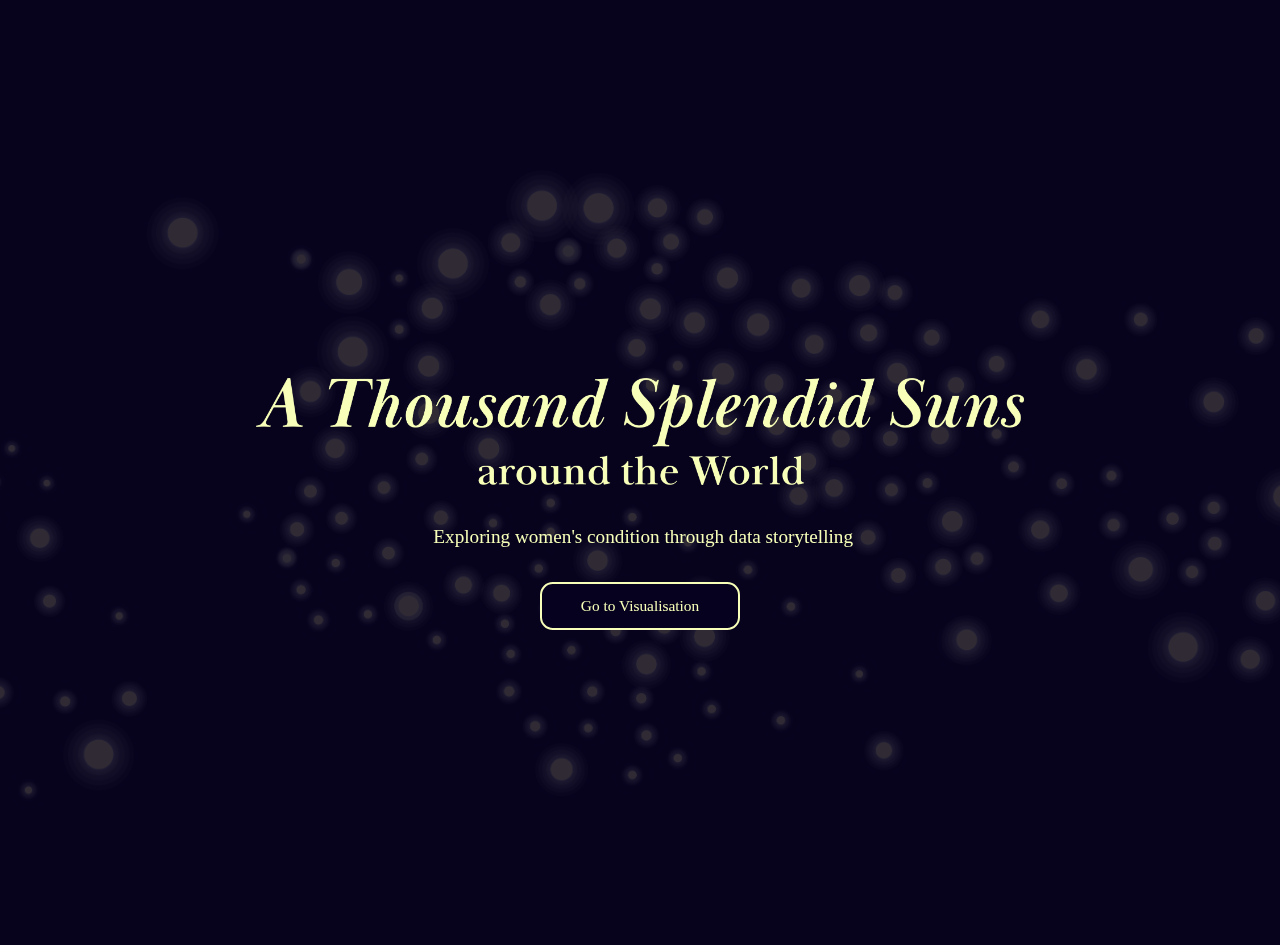
<file: index.html>
<!--File HTML che definisce il contenuto da visualizzare dell'index-->

<!DOCTYPE html>
<html lang="en">
  <head>
    <meta charset="UTF-8">
    <meta name="viewport" content="width=device-width, initial-scale=1.0">
    <title>A Thousand Splendid Suns</title>
    <link rel="stylesheet" href="index.css">
  </head>

  <body class="home">
    <div class="overlay"></div>
    <div class="home-container">
      <img src="logo/logoindex.png" alt="Logo" class="logo"> 
      <div class="subtitle">Exploring women's condition through data storytelling</div>
      <button class="btn" onclick="redirectToVisualisation()">Go to Visualisation</button> <!--bottone per aprire la pagina "visualisation"-->
    </div>
  

    <script>
      //script per animazione effetto zoom una volta cliccato il bottone
      function redirectToVisualisation() {
        document.body.classList.add("zoom-animation");
        document.querySelector('.home-container').classList.add("hide-elements");

        setTimeout(function() {
          window.location.href = 'visualisation/visualisation.html';
        }, 1000);
      }
    </script>
  </body>
</html>
</file>
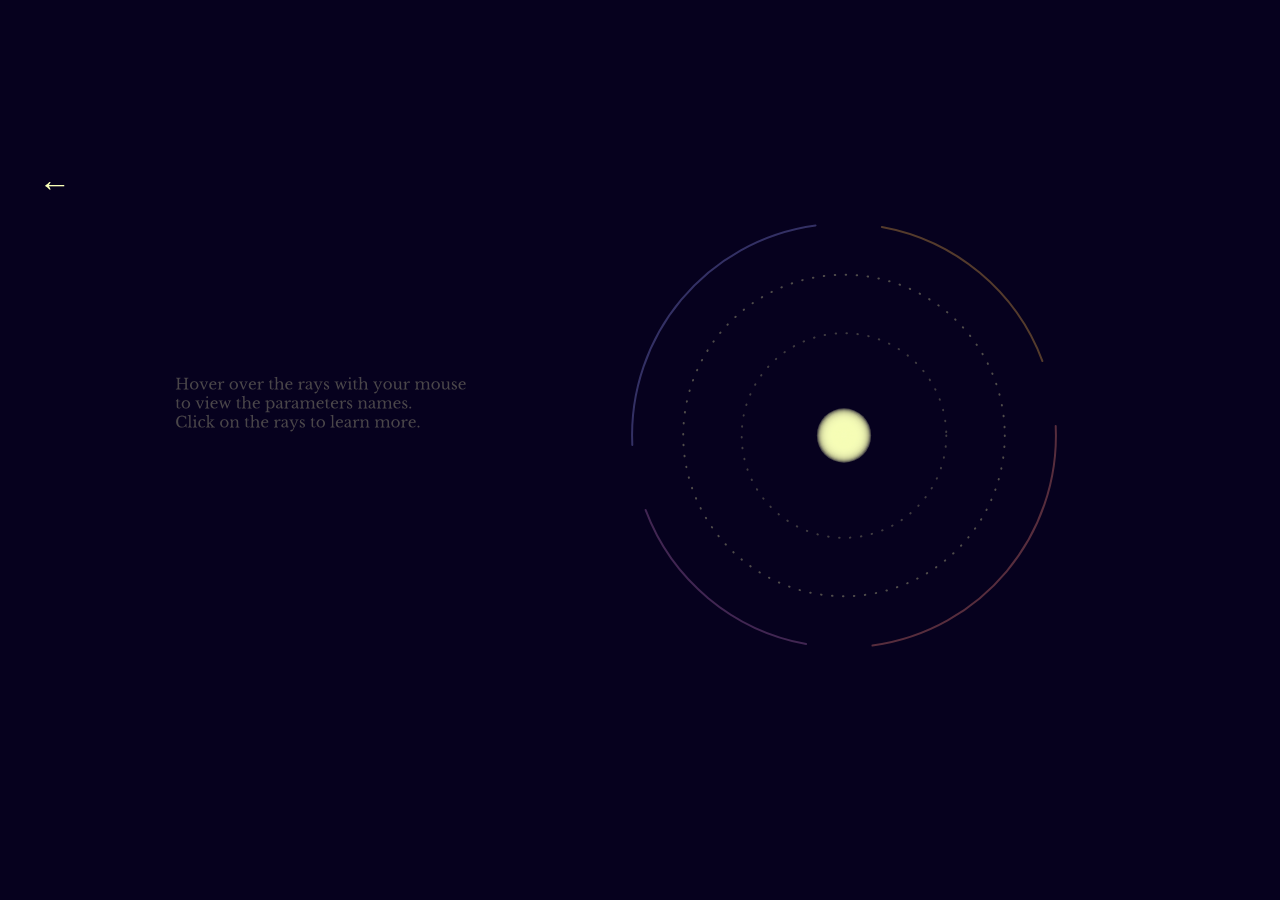
<file: sun/sun.html>
<!--File HTML che definisce il contenuto da visualizzare all'interno della pagina "Sun"-->

<!DOCTYPE html>
<html lang="en">
  <head>
    <meta charset="utf-8" />
    <meta name="viewport" content="width=device-width, initial-scale=1.0">

    <title>Sun</title>

    <link rel="stylesheet" type="text/css" href="sun.css">

    <script src="libraries/p5.min.js"></script>
    <script src="libraries/p5.sound.min.js"></script>
  </head>

  <body>
    <!-- Freccia per tornare alla visualizzazione generale -->
    <a href="../visualisation/visualisation.html" class="back-arrow">&#8592;</a>

    
    <script src="sketchsun.js"></script>
  </body>
</html>
</file>
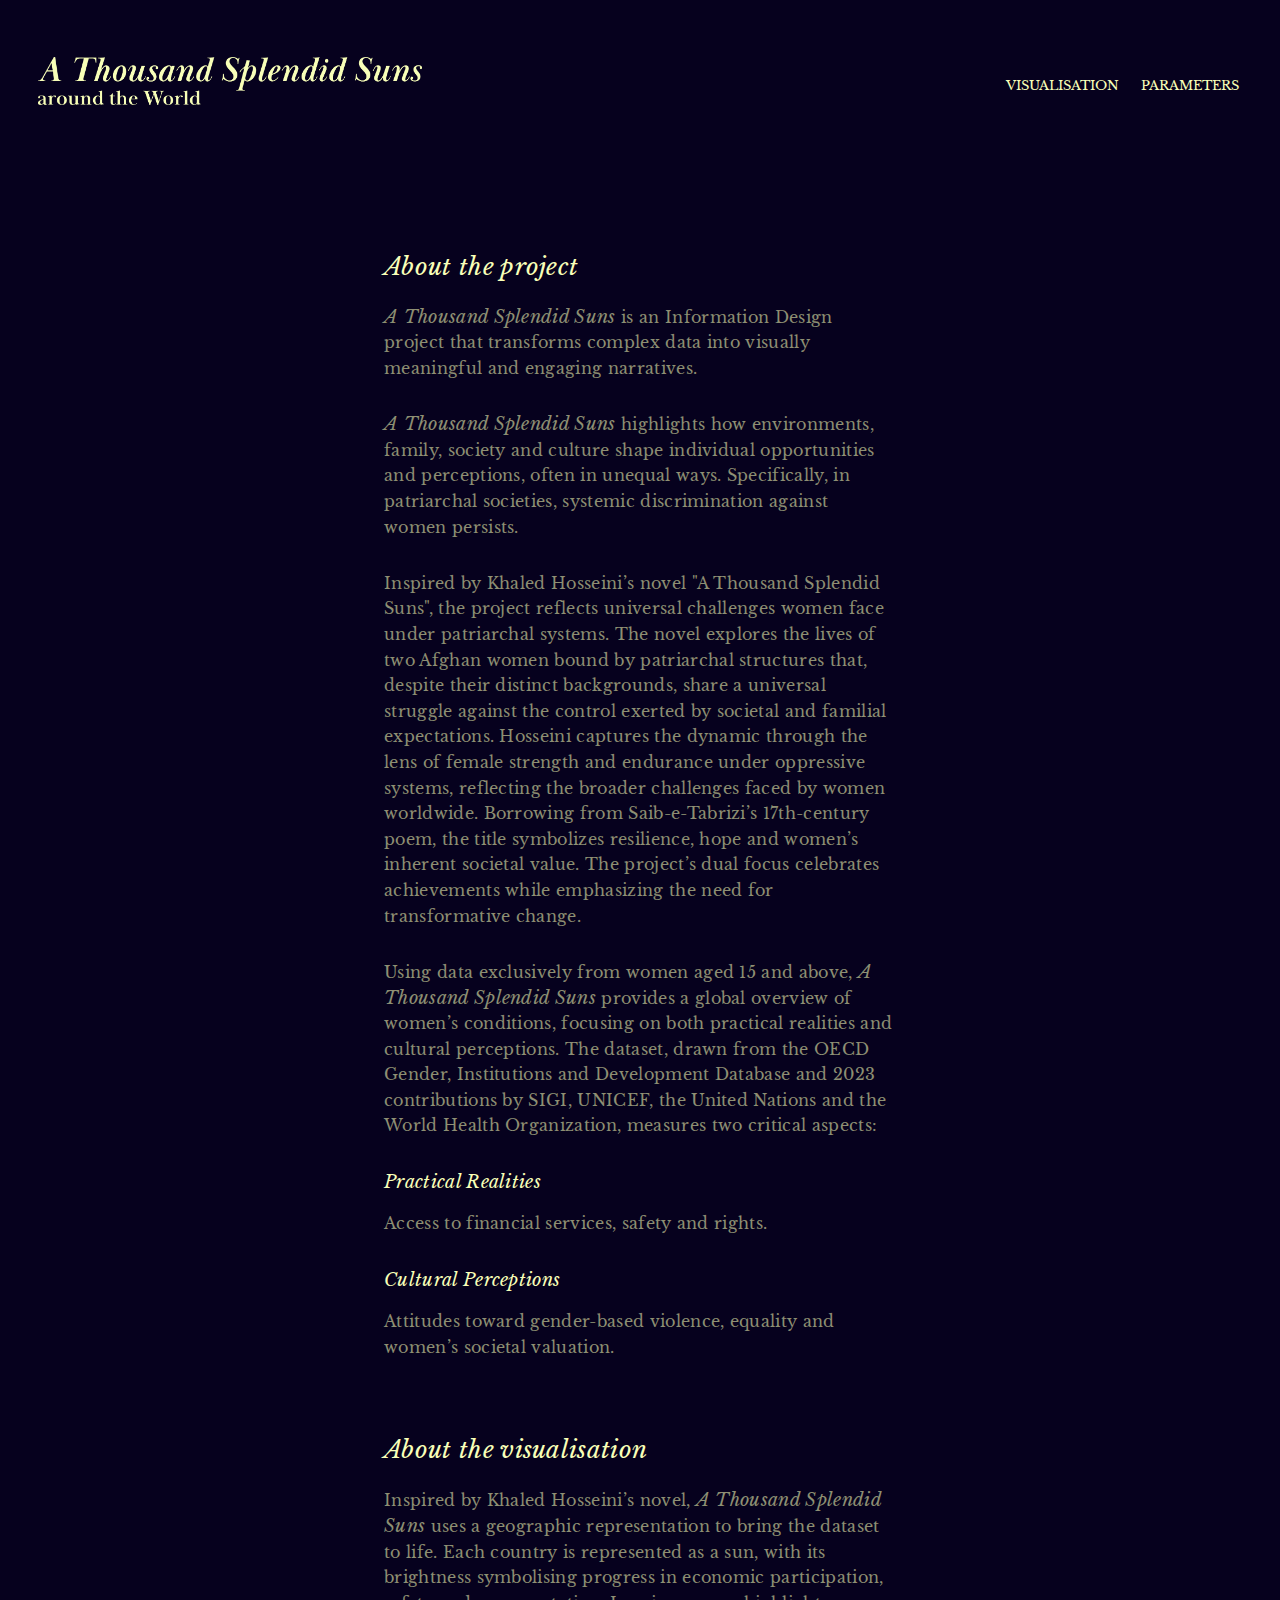
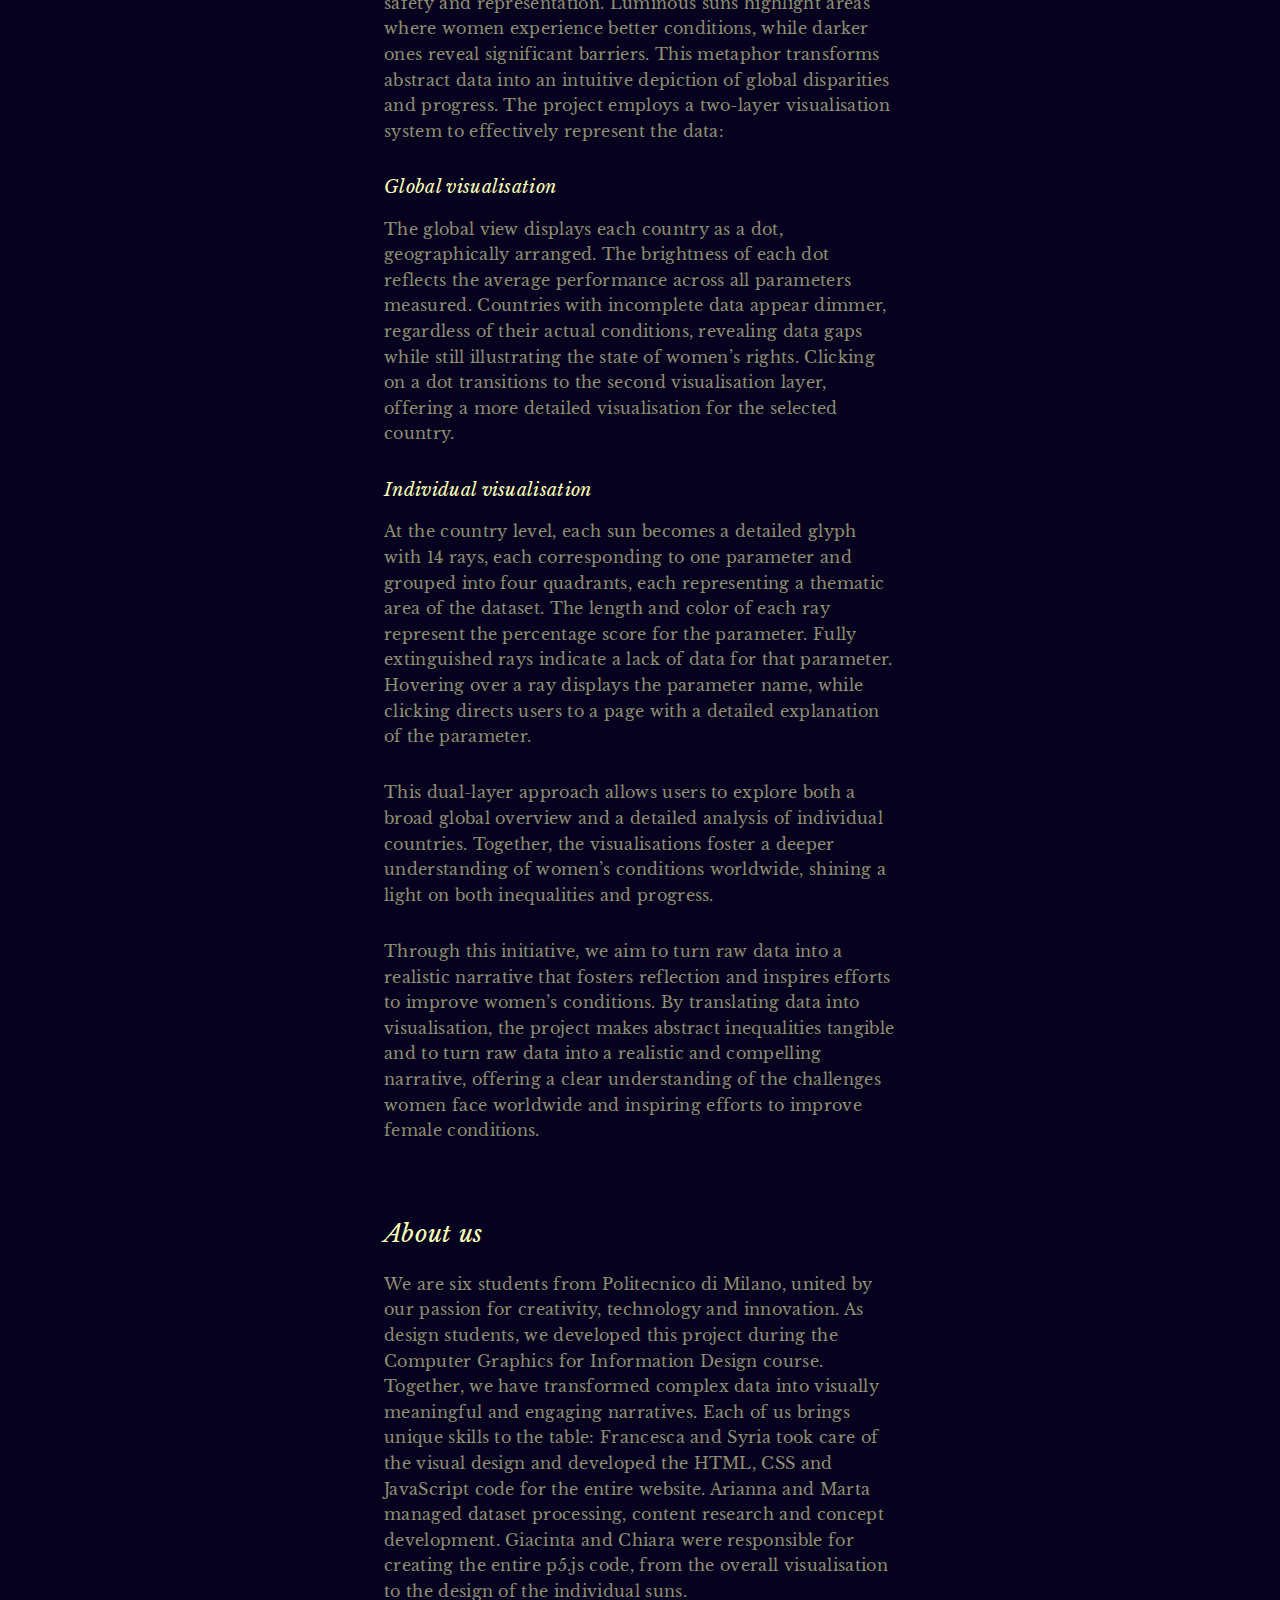
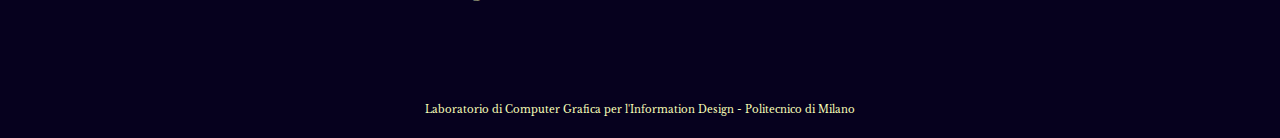
<file: visualisation/about.html>
<!--File HTML che definsce il contenuto da visualizzare all'interno della pagina "About"  -->

 <!DOCTYPE html>
<html lang="en">
<head>
  <meta charset="UTF-8">
  <meta name="viewport" content="width=device-width, initial-scale=1.0">
  <title>About</title>
  <link rel="stylesheet" href="generalstyle.css">
  <link rel="stylesheet" href="about.css">
</head>
<body class="project-page">
<!-- Header con logo-->
  <header class="header">
    <img src="../logo/logoheader.png" alt="Logo" class="logo">

<!-- Menu di navigazione -->
    <nav class="menu">
      <a href="visualisation.html">VISUALISATION</a>
      <a href="parameters.html">PARAMETERS</a>
    </nav>
  </header>
  
<!-- Spazio per il testo, organizzato in un'unica colonna centrale -->
  <div class="text-container">
    <div class="text">
 <!-- Contenitore di testo sul Progetto, suddiviso in paragrafi e sezioni -->     
      <div class="section">
        <h2 class="title">About the project</h2>
        <p><span class="libre-baskerville-italic">A Thousand Splendid Suns</span> is an Information Design project that transforms complex data into visually meaningful and engaging narratives.</p>
        <p><span class="libre-baskerville-italic">A Thousand Splendid Suns</span> highlights how environments, family, society and culture shape individual opportunities and perceptions, often in unequal ways. Specifically, in patriarchal societies, systemic discrimination against women persists.</p>
        <p>Inspired by Khaled Hosseini’s novel "A Thousand Splendid Suns", the project reflects universal challenges women face under patriarchal systems. The novel explores the lives of two Afghan women bound by patriarchal structures that, despite their distinct backgrounds, share a universal struggle against the control exerted by societal and familial expectations. Hosseini captures the dynamic through the lens of female strength and endurance under oppressive systems, reflecting the broader challenges faced by women worldwide. Borrowing from Saib-e-Tabrizi’s 17th-century poem, the title symbolizes resilience, hope and women’s inherent societal value. The project’s dual focus celebrates achievements while emphasizing the need for transformative change.</p>
        <p>Using data exclusively from women aged 15 and above, <span class="libre-baskerville-italic">A Thousand Splendid Suns</span> provides a global overview of women’s conditions, focusing on both practical realities and cultural perceptions. The dataset, drawn from the OECD Gender, Institutions and Development Database and 2023 contributions by SIGI, UNICEF, the United Nations and the World Health Organization, measures two critical aspects:</p>
        <h3 class="subtitle">Practical Realities</h3>
        <p>Access to financial services, safety and rights.</p>
        <h3 class="subtitle">Cultural Perceptions</h3>
        <p>Attitudes toward gender-based violence, equality and women’s societal valuation.</p>
      </div>
 <!-- Contenitore di testo sulla visualizzazione, suddiviso in paragrafi e sezioni -->
      <div class="section">
        <h2 class="title">About the visualisation</h2>
        <p>Inspired by Khaled Hosseini’s novel, <span class="libre-baskerville-italic">A Thousand Splendid Suns</span> uses a geographic representation to bring the dataset to life. Each country is represented as a sun, with its brightness symbolising progress in economic participation, safety and representation. Luminous suns highlight areas where women experience better conditions, while darker ones reveal significant barriers. This metaphor transforms abstract data into an intuitive depiction of global disparities and progress. The project employs a two-layer visualisation system to effectively represent the data: </p>
        <h3 class="subtitle">Global visualisation</h3>
        <p>The global view displays each country as a dot, geographically arranged. The brightness of each dot reflects the average performance across all parameters measured. Countries with incomplete data appear dimmer, regardless of their actual conditions, revealing data gaps while still illustrating the state of women’s rights. Clicking on a dot transitions to the second visualisation layer, offering a more detailed visualisation for the selected country.</p>
        <h3 class="subtitle">Individual visualisation</h3>
        <p>At the country level, each sun becomes a detailed glyph with 14 rays, each corresponding to one parameter and grouped into four quadrants, each representing a thematic area of the dataset. The length and color of each ray represent the percentage score for the parameter. Fully extinguished rays indicate a lack of data for that parameter. Hovering over a ray displays the parameter name, while clicking directs users to a page with a detailed explanation of the parameter.</p>
        <p>This dual-layer approach allows users to explore both a broad global overview and a detailed analysis of individual countries. Together, the visualisations foster a deeper understanding of women’s conditions worldwide, shining a light on both inequalities and progress.</p>
        <p>Through this initiative, we aim to turn raw data into a realistic narrative that fosters reflection and inspires efforts to improve women’s conditions. By translating data into visualisation, the project makes abstract inequalities tangible and to turn raw data into a realistic and compelling narrative, offering a clear understanding of the challenges women face worldwide and inspiring efforts to improve female conditions.</p>
      </div>
 <!-- Contenitore di testo sui membri del team e i rispettivi compiti svolti, suddiviso in paragrafi e sezioni -->
        <div class="section">
        <h2 class="title">About us</h2>
        <p>We are six students from Politecnico di Milano, united by our passion for creativity, technology and innovation.
          As design students, we developed this project during the Computer Graphics for Information Design course. Together, we have transformed complex data into visually meaningful and engaging narratives.
          Each of us brings unique skills to the table:
          Francesca and Syria took care of the visual design and developed the HTML, CSS and JavaScript code for the entire website. 
          Arianna and Marta managed dataset processing, content research and concept development. 
          Giacinta and Chiara were responsible for creating the entire p5.js code, from the overall visualisation to the design of the individual suns.</p>
      </div>
    </div>
  </div>
</body>
  
  <!-- Footer -->
  <footer class="footer">
    <p>Laboratorio di Computer Grafica per l'Information Design - Politecnico di Milano</p>
  </footer>
</body>
</html>
</file>
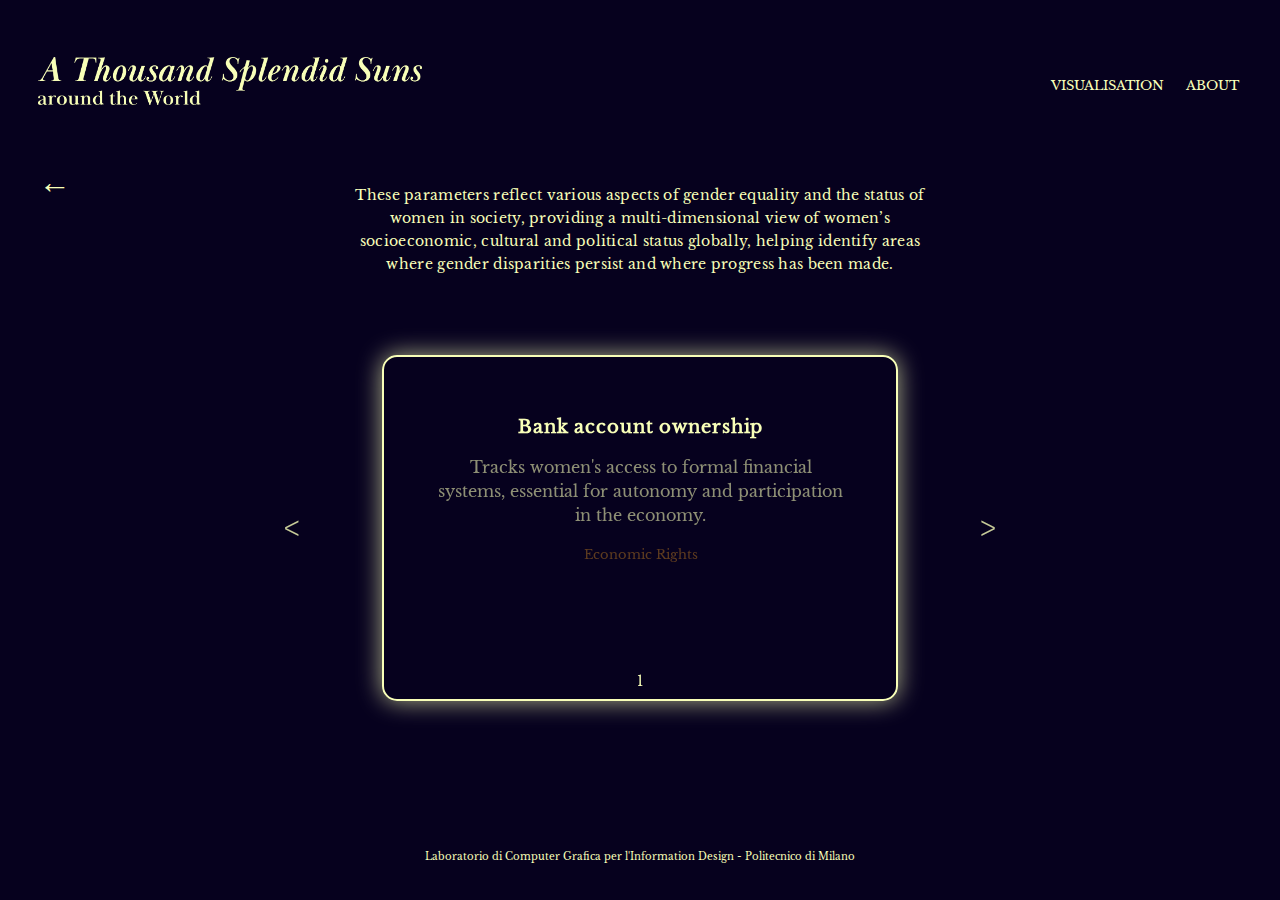
<file: visualisation/parameters.html>
<!--File HTML che definsice il contenuto da visualizzare all'interno della pagina "Parameters"-->

<!DOCTYPE html>
<html lang="en">
<head>
  <meta charset="UTF-8">
  <meta name="viewport" content="width=device-width, initial-scale=1.0">
  <title>Parameters</title>
  <link rel="stylesheet" href="generalstyle.css">
  <link rel="stylesheet" href="visualisation.css">
  <link rel="stylesheet" href="swiperparameters.css">
  <link rel="stylesheet" href="https://unpkg.com/swiper/swiper-bundle.min.css"> <!-- collegamento al file CSS per galleria swiper-->
</head>
<body class="project-page">
  <!-- Freccia per tornare indietro -->
  <a href="javascript:void(0);" class="back-arrow" onclick="goBack()">←</a>

  <!-- Header con logo e menu di navigazione -->
  <header class="header">
    <img src="../logo/logoheader.png" alt="Logo" class="logo">
    <!-- Menu di navigazione -->
    <nav class="menu">
      <a href="visualisation.html">VISUALISATION</a>
      <a href="about.html">ABOUT</a>
    </nav>
  </header>
  
  <!-- Box per il testo introduttivo -->
  <div class="intro-box">
    <p>
      These parameters reflect various aspects of gender equality and the status of women in society, providing a multi-dimensional view of women’s socioeconomic, cultural and political status globally, helping identify areas where gender disparities persist and where progress has been made.
    </p>
  </div>

  <!-- Galleria Swiper -->
  <div class="center-box">
    <div class="swiper-container">
      <div class="swiper-wrapper">
        
        <!-- Sezione Economic Rights -->
        <div class="swiper-slide" id="slide-1">
          <span class="highlight">Bank account ownership</span>
          <p>Tracks women's access to formal financial systems, essential for autonomy and participation in the economy.</p>
          <div class="category economic-rights">Economic Rights</div>
        </div>
        <div class="swiper-slide" id="slide-2">
          <span class="highlight">House ownership</span>
          <p>Measures the percentage of women who own a house, indicating women's access to assets and financial independence.</p>
          <div class="category economic-rights">Economic Rights</div>
        </div>
        <div class="swiper-slide" id="slide-3">
          <span class="highlight">Land ownership</span>
          <p>Indicates the proportion of women owning land, reflecting economic empowerment and inheritance rights.</p>
          <div class="category economic-rights">Economic Rights</div>
        </div>
   
        <!-- Sezione Social Rights -->
        <div class="swiper-slide" id="slide-4">
          <span class="highlight">Perception that a woman earning more or the same as her husband doesn’t cause problems</span>
          <p>Gauges societal acceptance of women's economic empowerment within households.</p>
          <div class="category social-rights">Social Rights</div>
        </div>
        <div class="swiper-slide" id="slide-5">
          <span class="highlight">Perception that men shouldn't have more right to a job than women</span>
          <p>Highlights societal attitudes toward gender equality in employment. It reflects the belief that women should have equal opportunities in the workforce, challenging traditional norms that prioritize men’s employment.</p>
          <div class="category social-rights">Social Rights</div>
        </div>
        <div class="swiper-slide" id="slide-6">
          <span class="highlight">Perception that children don’t necessarily suffer more if a mother works for pay</span>
          <p>Reflects attitudes towards working mothers, challenging stereotypes about traditional gender roles.</p>
          <div class="category social-rights">Social Rights</div>
        </div>
        <div class="swiper-slide" id="slide-7">
          <span class="highlight">Perception that men don't necessarily make better business executives than women</span>
          <p>Captures gender biases in professional leadership and workplace equality.</p>
          <div class="category social-rights">Social Rights</div>
        </div>

        <!-- Sezione Freedom & Justice -->
       <div class="swiper-slide" id="slide-8">
        <span class="highlight">Feeling of safety at night</span>
        <p>Indicates women’s perception of public safety, a key factor for mobility and freedom.</p>
        <div class="category freedom-justice">Freedom & Justice</div>
      </div>
      <div class="swiper-slide" id="slide-9">
        <span class="highlight">Confidence in the Judicial System and courts</span>
        <p>Indicates trust in legal institutions to protect women's rights and ensure justice.</p>
        <div class="category freedom-justice">Freedom & Justice</div>
      </div>
      <div class="swiper-slide" id="slide-10">
        <span class="highlight">Perception that men aren’t necessarily better political leaders than women</span>
        <p>Measures beliefs about women’s leadership capabilities, crucial for political representation.</p>
        <div class="category freedom-justice">Freedom & Justice</div>
      </div>
 
    <!-- Sezione General Violence -->
        <div class="swiper-slide" id="slide-11">
          <span class="highlight">Women who didn’t undergo child marriage</span>
          <p>Shows the percentage of women married after the legal or socially accepted age, highlighting progress in protecting girls’ rights.</p>
          <div class="category general-violence">General Violence</div>
        </div>
        <div class="swiper-slide" id="slide-12">
          <span class="highlight">Women who didn’t undergo FGM</span>
          <p>Measures the prevalence of Female Genital Mutilation (FGM) avoidance, an important marker of bodily autonomy and health rights.</p>
          <div class="category general-violence">General Violence</div>
        </div>
        <div class="swiper-slide" id="slide-13">
          <span class="highlight">Perception that FGM should stop</span>
          <p>Reflects societal awareness and rejection of harmful traditional practices in Female Genital Mutilation (FGM).</p>
          <div class="category general-violence">General Violence</div>
        </div>
        <div class="swiper-slide" id="slide-14">
          <span class="highlight">Perception that a husband is not justified in hitting or beating his wife under any circumstances</span>
          <p>Highlights attitudes toward domestic violence and <br> gender-based abuse.</p>
          <div class="category general-violence">General Violence</div>
        </div>
      </div>
    </div>
      <!-- Contenitore per la paginazione (numero della slide) -->
      <div class="swiper-pagination"></div>
      <!-- Bottoni di navigazione -->
      <div class="swiper-button-prev-small"><</div>
      <div class="swiper-button-next-small">></div>
    </div>
  </div>

  <!-- Footer -->
  <footer class="footer">
    <p>Laboratorio di Computer Grafica per l'Information Design - Politecnico di Milano</p>
  </footer>

  <!-- Swiper JS -->
  <script src="https://unpkg.com/swiper/swiper-bundle.min.js"></script>
  <script>
    // Legge il parametro "slide" dalla query string
    const urlParams = new URLSearchParams(window.location.search);
    const slideParam = urlParams.get('slide'); // Esempio: ?slide=7
    const initialSlide = slideParam ? parseInt(slideParam) - 1 : 0; // Calcola l'indice della slide

    const swiper = new Swiper('.swiper-container', {
      loop: true,
      effect: 'fade',
      fadeEffect: {
        crossFade: true,
      },
      pagination: {
        el: '.swiper-pagination',
        type: 'fraction',
        renderFraction: (currentClass) => {
          return '<span class="' + currentClass + '"></span>';
        },
      },
      navigation: {
        nextEl: '.swiper-button-next-small',
        prevEl: '.swiper-button-prev-small',
      },
      slidesPerView: 1,
      spaceBetween: 0,
      touchAngle: 45,
      speed: 700,
      initialSlide: initialSlide, // Imposta la slide iniziale in base al parametro
    });

    // Funzione per tornare indietro
    function goBack() {
      history.back();
    }
  </script>
</body>
</html>
</file>
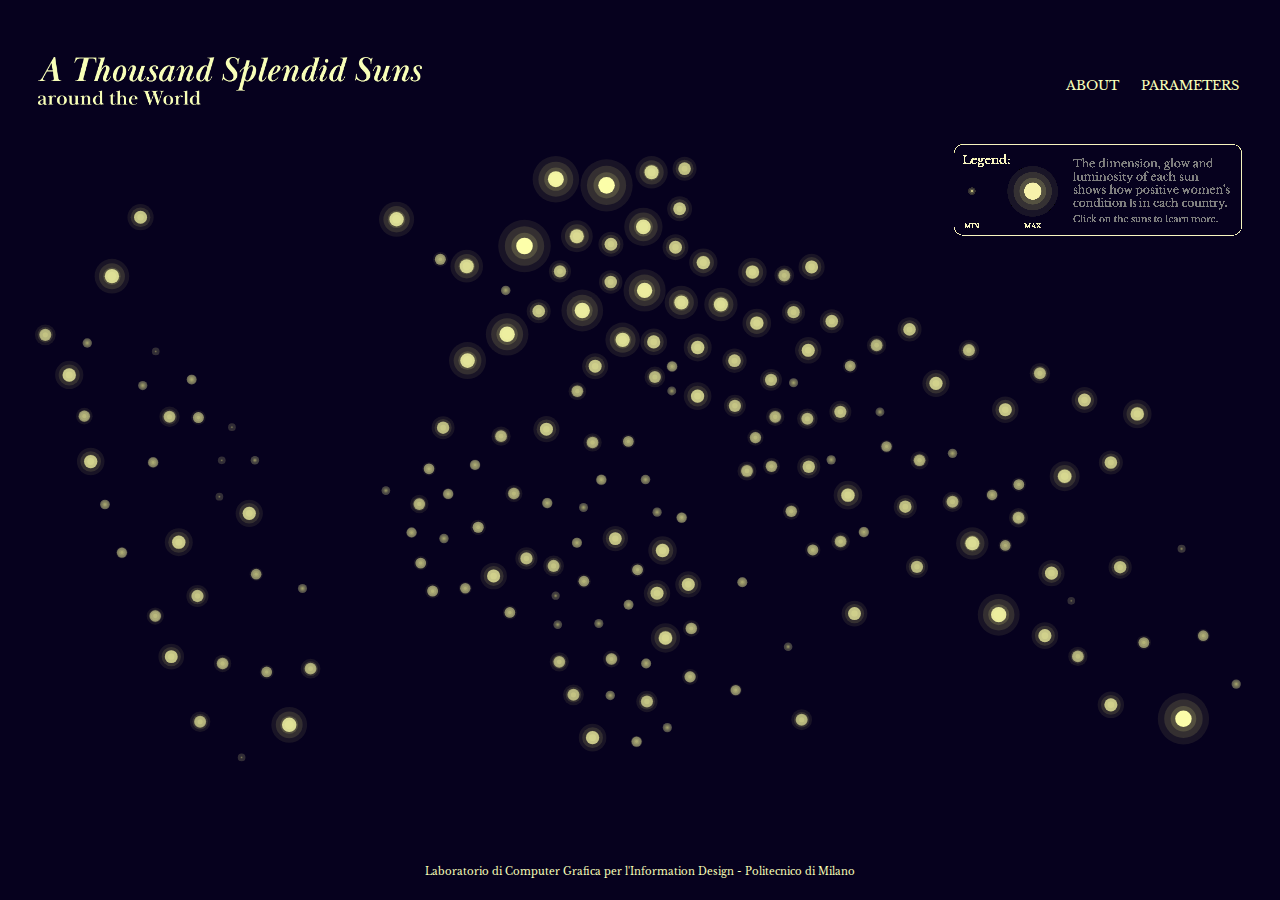
<file: visualisation/visualisation.html>
<!--File HTML che definisce il contenuto da visualizzare nella pagina "visualisation"-->

 <!DOCTYPE html>
<html lang="en">
  <head>
    <meta charset="UTF-8" />
    <meta name="viewport" content="width=device-width, initial-scale=1.0">
    <title>Visualisation</title>
    <link rel="stylesheet" type="text/css" href="generalstyle.css"> <!--foglio di stile per header e footer-->
    <link rel="stylesheet" type="text/css" href="visualisation.css"> <!--foglio di stile per il contenuto della visualizzazione-->
    <script src="libraries/p5.min.js"></script>
    <script src="libraries/p5.sound.min.js"></script>
  </head>
  <body class="project-page">
    <!-- Header con logo-->
    <header class="header">
      <img src="../logo/logoheader.png" alt="Logo" class="logo">
    <!-- Menù di navigazione -->
    <nav class="menu">
      <a href="about.html">ABOUT</a>
      <a href="parameters.html">PARAMETERS</a>
    </nav>
  </header>
    <!-- Contenitore per il canvas -->
    <main id="sketch-container"></main>
    <!-- Footer -->
    <footer class="footer">
      <p>Laboratorio di Computer Grafica per l'Information Design - Politecnico di Milano</p>
    </footer>
    <!-- Sketch di p5.js con visualizzazione generale -->
    <script src="sketch.js"></script>
  </body>
</html>
</file>
<file: index.css>
/* File CSS che definisce lo stile degli elementi da visualizzare all'interno dell'index */

.overlay {
  position: fixed;
  top: 0;
  left: 0;
  width: 160%;
  height: 160%;
  background-color: rgba(6, 1, 30, 0.83);
  z-index: -1;
  pointer-events: none;
}

body.home {
  background-image: url('logo/indexsfondo.jpg'); /* immagine di sfondo */
  background-size: cover;
  background-position: center;
  background-repeat: no-repeat;
  color: #F8FFB8;
  display: flex;
  flex-direction: column;
  justify-content: center;
  align-items: center;
  height: 100vh;
  margin: 0;
  padding-top: 5vh;
  overflow: hidden;
}

.home-container {
  display: flex;
  flex-direction: column;
  align-items: center;
  justify-content: center;
  text-align: center;
  width: 100%;
  margin-top: 2vh;
}

.logo {
  width: 60%;
  height: auto;
  margin-bottom: 0.5vh;
}

.subtitle {
  font-size: 1.5vw;
  color: #F8FFB8;
  padding-bottom: 1vh;
  margin-left: 0.5vw;
  font-weight: 300;
  text-align: center;
  padding-top: 4vh;
}

button {
  background-color: #06011E;
  color: #F8FFB8;
  border: 0.2vw solid #F8FFB8; 
  border-radius: 1vw;
  padding: 1vw 3vw;
  font-size: 1.2vw; 
  cursor: pointer;
  transition: transform 0.3s ease, box-shadow 0.3s ease;
  margin-top: 2vw;
  display: block;
  margin-left: auto;
  margin-right: auto;
  font-family: 'LibreBaskerville Regular', serif;
}

button:hover {
  transform: scale(1.1);
  box-shadow: 0 0 1vw #F8FFB8;
}

button:active {
  box-shadow: 0 0 1.5vw #F8FFB8;
  transform: scale(1.05);
}

/* Animazione zoom e opacità */
@keyframes zoomAndFade {
  0% {
    background-size: 140%; 
    opacity: 1;
  }
  100% {
    background-size: 3000%;
    opacity: 0.2;
  }
}

body.zoom-animation {
  animation: zoomAndFade 1s ease-in-out forwards;
}

.hide-elements {
  opacity: 0;
  transition: opacity 1s ease-in-out;
}

/* Stili per dispositivi mobili */
@media screen and (max-width: 480px) {
  body.home {
    padding-top: 3vh;
    background-size: cover;
    background-position: center;
  }

  .home-container {
    margin-top: 1vh;
    width: 90%;
    padding: 0 5%;
  }

  .logo {
    width: 80%; /* Ridurre la dimensione del logo */
    margin-bottom: 2vh;
  }

  .subtitle {
    font-size: 5vw; /* Adattare la dimensione del testo */
    padding-top: 2vh;
    padding-bottom: 2vh;
  }

  button {
    padding: 4vw 6vw; /* Bottoni più grandi su schermi piccoli */
    font-size: 5vw;
    border-radius: 2vw;
    margin-top: 4vh;
  }
}
</file>
<file: sun/sun.css>
/*File CSS che definisce lo stile degli elementi da visualizzare all'interno della pagina "Sun"*/

body {
  background-color: #06011E;
}

/* Stile per la freccia */
.back-arrow {
  position: absolute; 
  top: 18%;
  left: 3%; 
  text-decoration: none; 
  font-size: 2rem; 
  color: #F8FFB8; 
}

/* Effetto hover per la freccia */
.back-arrow:hover {

  opacity: 1;
  filter: drop-shadow(0 0 15px #F8FFB8) drop-shadow(0 0 20px #F8FFB8) drop-shadow(0 0 35px #F8FFB8); /* Effetto di bagliore per la freccia*/
  transition: filter 0.3s ease;
}
</file>
<file: visualisation/generalstyle.css>
/* File CSS che definisce lo stile di tutti gli elementi generali dell'intero sito */

/* Inserimento font */
@font-face {
  font-family: 'Baskerville';
  src: url('../fonts/LibreBaskervilleRegular.ttf') format('truetype');
}

/* Stile per il corpo */
body {
  margin: 0;
  padding: 0;
  background-color: #06011E; 
  color: #F8FFB8;
  font-family: 'Baskerville', serif; 
  display: flex;
  flex-direction: column;
  min-height: 100vh;
}

/* Stile per l'header */
.header {
  background-color: #06011E;
  text-align: left;
  padding: 4vh 1vw;
  height: 8vh;
  display: flex;
  align-items: center;
  justify-content: space-between; /* Mantiene spazio tra logo e menu */
}

/* Logo dentro l'header */
.logo {
  width: 30vw;
  height: auto;
  padding-left: 2vw;
  padding-top: 2vh;
}
/* Menu di navigazione */
nav {
  display: flex;
  justify-content: center;
  gap: 1.5vw;
  flex-wrap: wrap; /* Permette al menu di andare su più righe se necessario */
  margin-right: 2vw; 
  margin-top: 3vh;
}

/* Stile dei link nel menù */
nav a {
  color: #F8FFB8;
  text-decoration: none !important; /* Rimuove ogni decorazione */
  font-size: 0.8em;
  margin-right: 0.2vw; /* Aggiunge uno spazio tra ogni link */
  transition: text-shadow 0.3s ease, transform 0.1s ease;
}

/* Effetto bagliore quando si passa sopra alle voci del menù */
nav a:hover {
  text-shadow: 0 0 50px #F8FFB8, 0 0 20px rgba(248, 255, 184, 0.3), 0 0 25px rgba(248, 255, 184, 0.8); 
  text-decoration: none !important; /* Assicura che non appaia decorazione anche in hover */
}


/* Contenitore per lo sketch */
#sketch-container {
  flex: 1; /* Occupa tutto lo spazio disponibile tra header e footer */
  position: relative;
  background-color: #06011E; 
}

/* Footer */
.footer {
  text-align: center;
  padding: 1% 0;
  font-size: 0.6em;
  color: #F8FFB8;
}

/* Stile responsivo */
@media (max-width: 768px) {
  /* Menu di navigazione su schermi piccoli */
  nav {
    gap: 3vw; /* Riduce lo spazio tra gli elementi del menu */
  }

  nav a {
    font-size: 0.7em; /* Riduce leggermente la dimensione del testo */
  }

  /* Modifica dell'header */
  .header {
    height: auto; /* Permette all'altezza di adattarsi al contenuto */
  }
}
</file>
<file: visualisation/about.css>
/* File CSS che definisce lo stile di tutti gli elementi da visualizzare all'interno della pagina "About" */

/* Inserimento font */
@font-face {
  font-family: 'LibreBaskerville';
  src: url('../fonts/LibreBaskervilleRegular.ttf') format('truetype');
  font-style: normal;
  font-weight: normal;
}

@font-face {
  font-family: 'LibreBaskerville Italic';
  src: url('../fonts/LibreBaskervilleItalic.ttf') format('truetype');
  font-style: italic;
  font-weight: normal;
}

@font-face {
  font-family: 'LibreBaskerville Bold';
  src: url('../fonts/LibreBaskervilleBold.ttf') format('truetype');
  font-style: normal;
  font-weight: bold;
}

/* Stile per il testo in Libre Baskerville Italic */
.libre-baskerville-italic {
  font-family: 'LibreBaskerville Italic', serif;
  font-size: 1.1em; 
}

/* Stile per il testo in Libre Baskerville Bold */
.libre-baskerville-bold {
  font-family: 'LibreBaskerville Bold', serif;
  font-size: 0.9em;
}

/* Stile per il contenitore del testo */
.text-container {
  display: flex;
  flex-direction: column;
  justify-content: flex-start;
  align-items: center; 
  padding-top: 7%;
  height: auto;
}

/* Stile per la sezione del testo */
.text {
  width: 40%; /* Larghezza predefinita del testo */
  color: #f8ffb890;
  font-size: 1.0em;
  line-height: 1.6em;
  letter-spacing: 0.02em; 
  margin: 0 auto; 
}

.title {
  font-family: 'LibreBaskerville Italic', serif;
  font-size: 1.5rem; 
  margin-bottom: 5%; 
  color: #F8FFB8; 
  font-weight: 500; 
}

.subtitle {
  font-family: 'LibreBaskerville Italic', serif;
  font-size: 1.1rem;
  margin-bottom: 3%; 
  color: #F8FFB8; 
  font-weight: 500; 
}

.section {
  margin-bottom: 15%; /* Aggiunge distanza tra ogni sezione */
}

.text p {
  margin-bottom: 6%; /* Spazio tra i paragrafi all'interno di ogni sezione */
}

/* Media query per dispositivi mobili */
@media screen and (max-width: 480px) {
  .text {
    width: 60%; /* Cambia la larghezza del testo al 60% per schermi piccoli */
    font-size: 0.9em; 
    padding: 0 5%; 
  }

  .title {
    font-size: 1.2rem; 
  }

  .subtitle {
    font-size: 1rem; 
  }

  .section {
    margin-bottom: 10%; 
  }
}
</file>
<file: visualisation/visualisation.css>
/*File CSS che definisce lo stile degli elementi da visualizzare nella pagina "Visualisation"*/

/*contenuto principale*/
.main-content {
  display: flex;
  flex-wrap: wrap;
  margin: 4vh 1vw;
  gap: 2vw;
  padding: 0 4vw; 
}

/* Box sinistro */
.left-box {
  flex: 6;
  background-color: #d3d3d3;
  padding: 2%;
  border-radius: 0.5vw;
  height: 75vh;
  overflow: hidden;
}
</file>
<file: visualisation/swiperparameters.css>
/*File CSS che definisce lo stile degli elementi da visualizzare all'interno della pagina "Parameters"*/

/*inserimento font*/
@font-face {
  font-family: 'Baskerville';
  src: url('../fonts/LibreBaskervilleRegular.ttf') format('truetype');
}

/* Box iniziale */
.intro-box {
  font-size: 0.9em;
  line-height: 1.6em;
  letter-spacing: 0.02em;
  color: #F8FFB8;
  margin-bottom: 5%;
  margin-top: 2%;
  text-align: center;
  width: 45%;
  margin-left: auto;
  margin-right: auto;  
}

.center-box {
  width: 40%;
  padding-top:3%;
  margin: 0 auto;  
  margin-bottom: 10%; 
  backdrop-filter: blur(10px);
  border: 2px solid #F8FFB8;
  box-shadow: 0 0 25px rgba(248, 255, 184, 0.7);
  border-radius: 15px;
  position: relative; 
  display: flex;
  justify-content: center;
  align-items: center;
  flex-direction: column;
}

/* Centrare il contenuto dello swiper */
.swiper-container {
  width: 80%;
  padding: 4%; 
  position: relative;
  margin-bottom: 2%; 
  display: flex;
  justify-content: center;
  align-items: center;
}

/* Slide della galleria */
.swiper-slide {
  font-size: 1rem;
  text-align: center;
  display: flex;
  justify-content: center;
  align-items: center;
  height: 100%;
  word-wrap: break-word;
  line-height: 1.5em;
  color: #F8FFB890;
  opacity: 0;
  transition: opacity 0.8s ease-in-out;
  padding-bottom: 7%;
  position: relative;
}

.swiper-slide-active {
  opacity: 1 !important;
  z-index: 1;
}

.swiper-slide-prev,
.swiper-slide-next {
  opacity: 0 !important;
}

/* Bottoni di navigazione dello swiper */
.swiper-button-prev-small, .swiper-button-next-small {
  position: absolute;
  top: 50%; /* Posizione verticale al centro */
  transform: translateY(-50%);
  display: flex;
  align-items: center;
  justify-content: center;
  cursor: pointer;
  font-size: 1.8em;
  color: #F8FFB8;
  opacity: 0.8;
  transition: all 0.3s ease;
  z-index: 10; /* Sopra le slide */
  padding: 10px;
}

/* Freccia sinistra */
.swiper-button-prev-small {
  left: -110px; /* Posizione a sinistra fuori dal box */
}

/* Freccia destra */
.swiper-button-next-small {
  right: -110px; /* Posizione a destra fuori dal box */
}

/* Hover Effect - Bagliore direttamente sul contorno della freccia */
.swiper-button-prev-small:hover, .swiper-button-next-small:hover {
  opacity: 1;
  filter: drop-shadow(0 0 15px #F8FFB8) drop-shadow(0 0 20px #F8FFB8) drop-shadow(0 0 35px #F8FFB8); /* Effetto di bagliore più forte e intenso */
  transition: filter 0.3s ease;
}

/* Highlight per categorie */
.highlight {
  color: #F8FFB8; 
  font-weight: 600;
  font-size: 1.1em;
  line-height: 1em;
  letter-spacing: 0.05em;
}

/* Stile del contenitore della paginazione */
.swiper-pagination {
  position: absolute;
  width: 100%;
  bottom: 10px; 
  text-align: center;
  z-index: 10; /* Sopra tutto il resto */
  color: #F8FFB8;
  font-family: 'Baskerville', serif;
}

/* Contenitore per la categoria */
.category-container {
  position: relative; 
  margin-bottom: 5%;
}

/* Stile delle categorie */
.category {
  font-weight: regular;
  font-size: 0.8em; 
  color: inherit;
  text-align: center;
}

/* Colori specifici per ogni categoria */
.economic-rights {
  color: #C4802075; 
}

.freedom-justice {
  color: #87538F75;
}

.general-violence {
  color: #6969B775; 
}

.social-rights {
  color: #B7626375; 
}

/* Stile del numero di paginazione */
.swiper-pagination span {
  font-size: 0.9em; 
  background-color: transparent; 
  color: inherit; 
  padding-top: 3%;
}
/* Stile per la freccia */
.back-arrow {
  position: absolute; 
  top: 18%; 
  left: 3%; 
  text-decoration: none; 
  font-size: 2rem; 
  color: #F8FFB8; 
}

/* Effetto hover per la freccia */
.back-arrow:hover {
  opacity: 1;
  filter: drop-shadow(0 0 15px #F8FFB8) drop-shadow(0 0 20px #F8FFB8) drop-shadow(0 0 35px #F8FFB8);
  transition: filter 0.3s ease;
}
</file>
